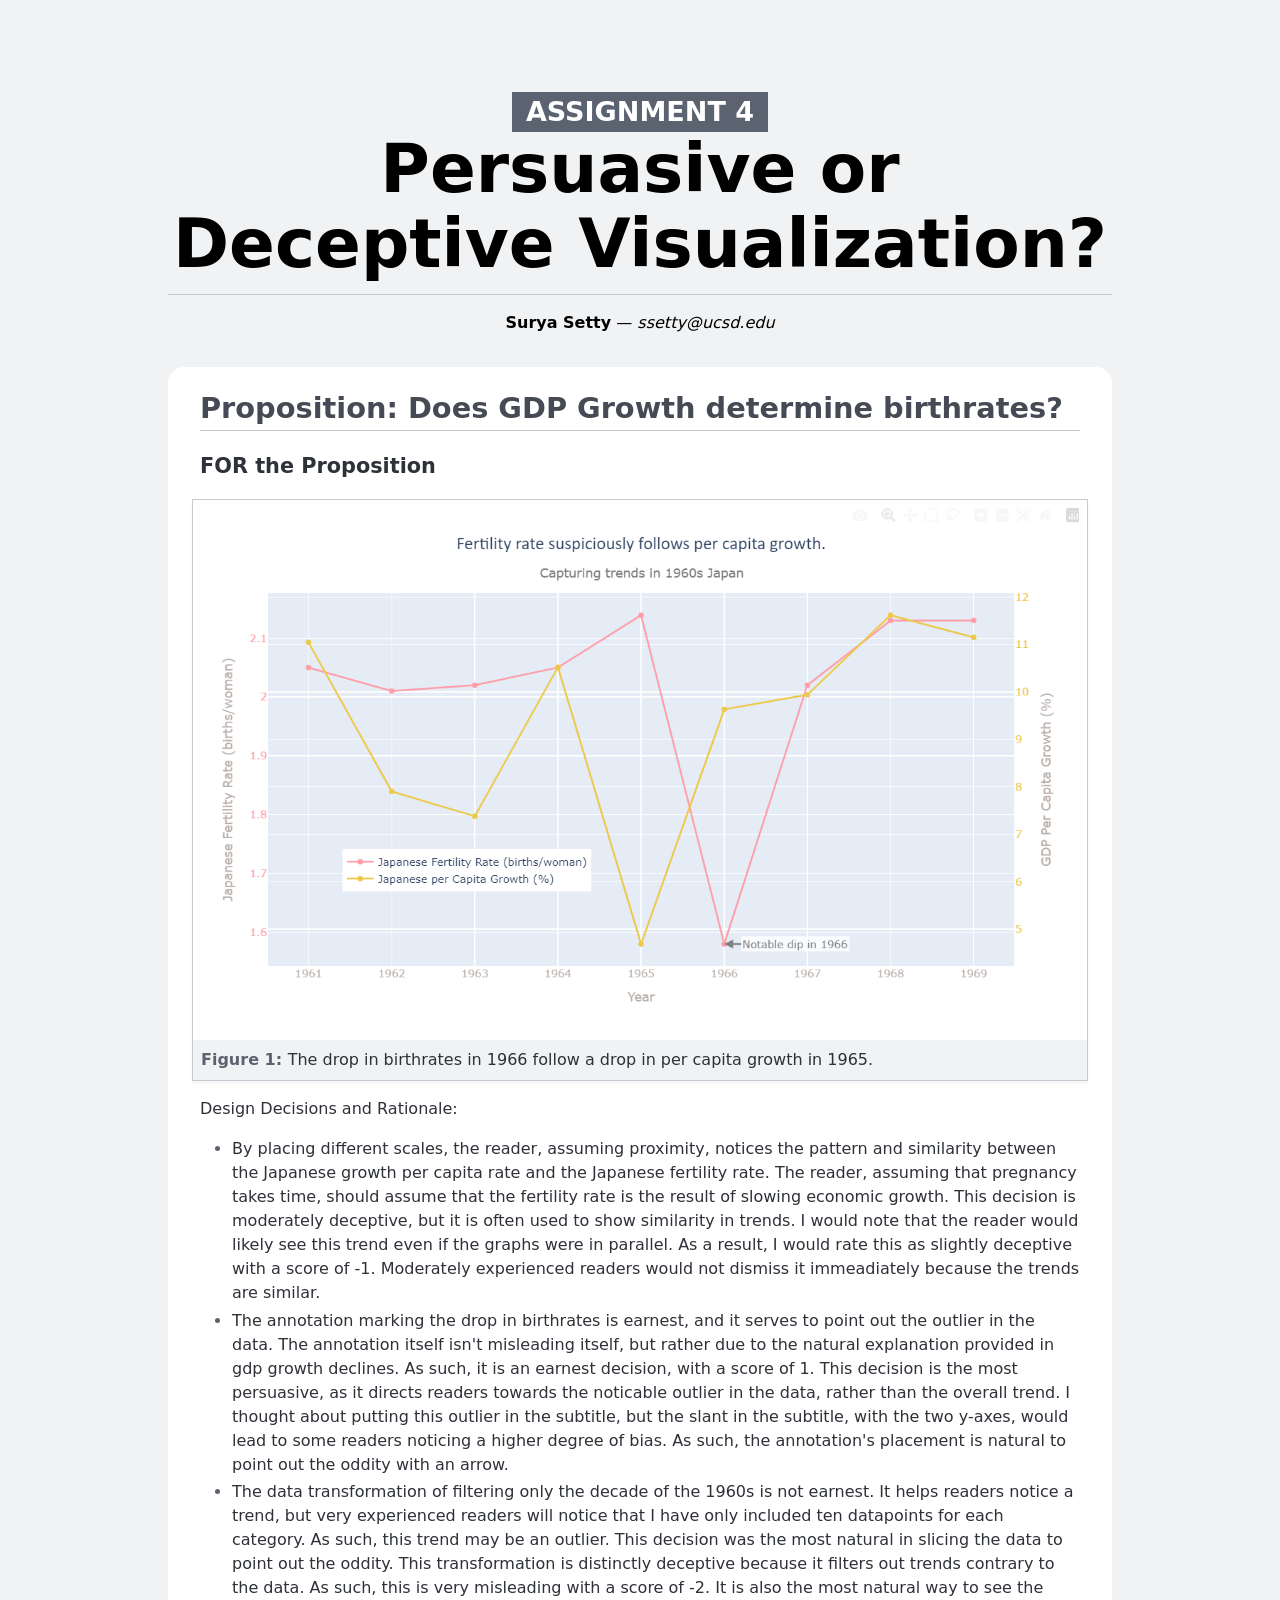
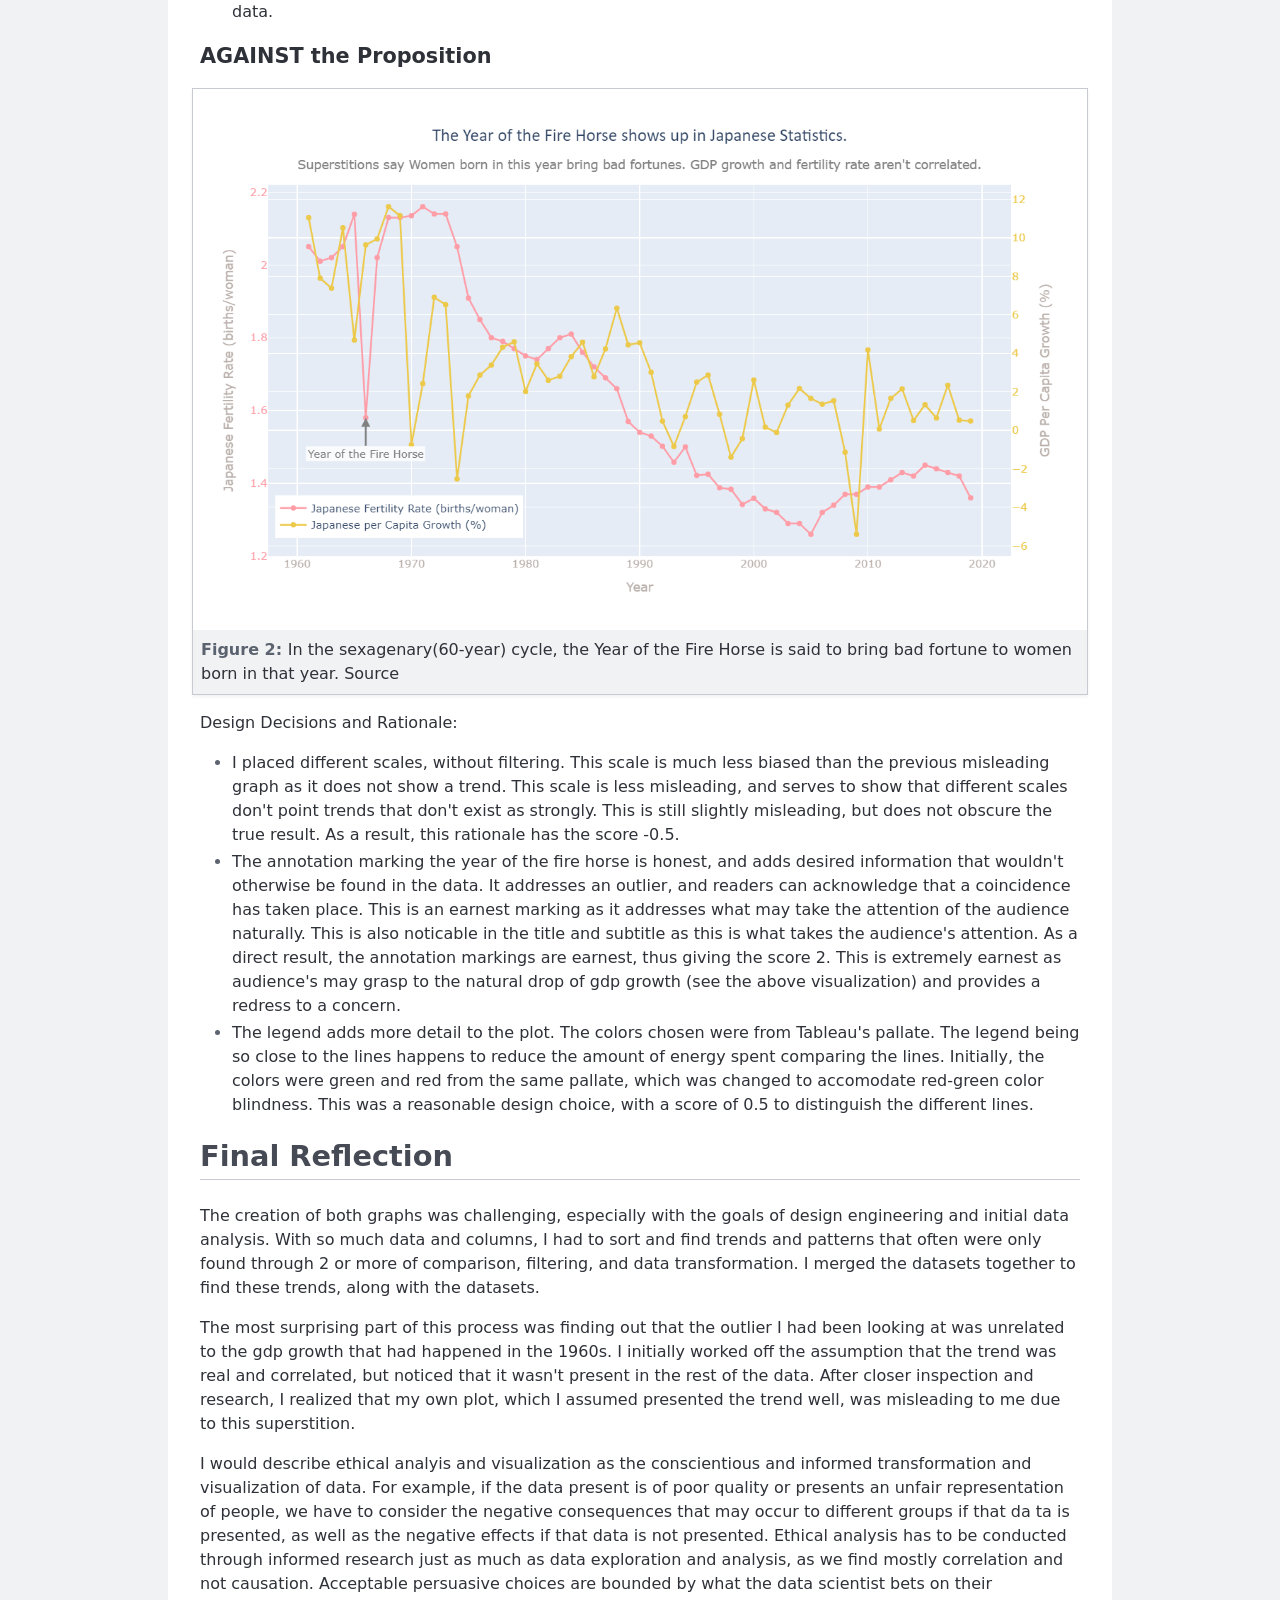
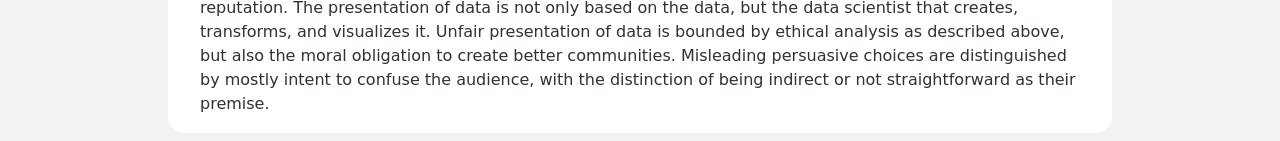
<file: index.html>
<!DOCTYPE html>
<html lang="en">
<head>
    <meta charset="UTF-8">
    <meta name="viewport" content="width=device-width, initial-scale=1.0">
    <title>Project 2 Report</title>
    <link rel="stylesheet" href="style.css">
</head>
<body>
    <header>
      <h1>
        <small>Assignment 4</small>
        Persuasive or Deceptive Visualization?
      </h1>

      <p><strong>Surya Setty</strong> — <em>ssetty@ucsd.edu</em></p>
    </header>

    <main>
      <h2>Proposition: Does GDP Growth determine birthrates? </h2>

      <section>
        <h3>FOR the Proposition</h3>

        <figure>
          <img src="misleadingplot.png" alt="A graph following GDP and birthrates in 1960s Japan
          on two separate scales. There is a suspicious drop in birthrates in 1966 after a 
          drop in per capita GDP growth in 1965. The scales put the graphs in close proximity."
          style = "width: 100%; height: auto; display: block; aspect-ratio: 1235 / 738; object-fit: contain;">
          <figcaption> The drop in birthrates in 1966 follow a drop in per capita growth in 1965.</figcaption>
        </figure>

        <p>Design Decisions and Rationale:</p>

        <ul>
          <li>By placing different scales, the reader, assuming proximity, notices the pattern
            and similarity between the Japanese growth per capita rate and the Japanese fertility rate.
            The reader, assuming that pregnancy takes time, should assume that the fertility rate
            is the result of slowing economic growth. This decision is moderately deceptive, but it 
            is often used to show similarity in trends. I would note that the reader would likely see
            this trend even if the graphs were in parallel. As a result, I would rate this as slightly
            deceptive with a score of -1. Moderately experienced readers would not dismiss it immeadiately
            because the trends are similar. 
          </li>
          <li>The annotation marking the drop in birthrates is earnest, and it serves to point out the 
            outlier in the data. The annotation itself isn't misleading itself, but rather due to the 
            natural explanation provided in gdp growth declines. As such, it is an earnest decision, with
            a score of 1. This decision is the most persuasive, as it directs readers towards the noticable
            outlier in the data, rather than the overall trend. I thought about putting this outlier in 
            the subtitle, but the slant in the subtitle, with the two y-axes, would lead to some readers
            noticing a higher degree of bias. As such, the annotation's placement is natural to point out
            the oddity with an arrow. 
          </li>
          <li>The data transformation of filtering only the decade of the 1960s is not earnest. It
            helps readers notice a trend, but very experienced readers will notice that I have only included
            ten datapoints for each category. As such, this trend may be an outlier. This decision
            was the most natural in slicing the data to point out the oddity. This transformation is distinctly
            deceptive because it filters out trends contrary to the data. As such, this is very misleading
            with a score of -2. It is also the most natural way to see the data.
          </li>
        </ul>
      </section>

      <section>
        <h3>AGAINST the Proposition</h3>

        <figure>
          <img src="unbiasedplot.png" alt="GDP growth(%) and birthrates are shown again, 
          now showing the full 60 year time frame 1960-2020. The graphs are uncorrelated. 
          The title reads the year of the Fire Horse, describing a superstition in 1966 where
          women born in that year were said to bring bad fortune." 
          style = "width: 100%; height: auto; display: block; aspect-ratio: 1235 / 738; object-fit: contain;">
          <figcaption> In the sexagenary(60-year) cycle, the Year of the Fire Horse is said to bring bad
            fortune to women born in that year.
            <alt src = https://ourworldindata.org/data-insights/japans-birth-rate-dropped-sharply-in-1966-influenced-by-cultural-beliefs> Source</alt></figcaption>
        </figure>

        <p>Design Decisions and Rationale:</p>

        <ul>
          <li>I placed different scales, without filtering. This scale is much less biased than the previous
            misleading graph as it does not show a trend. This scale is less misleading, and serves
            to show that different scales don't point trends that don't exist as strongly. This is 
            still slightly misleading, but does not obscure the true result. As a result, this
            rationale has the score -0.5.
          </li>
          <li>The annotation marking the year of the fire horse is honest, and adds desired information
            that wouldn't otherwise be found in the data. It addresses an outlier, and readers can
            acknowledge that a coincidence has taken place. This is an earnest marking as it addresses what
            may take the attention of the audience naturally. This is also noticable in the title and
            subtitle as this is what takes the audience's attention. As a direct result, the annotation
            markings are earnest, thus giving the score 2. This is extremely earnest as audience's may
            grasp to the natural drop of gdp growth (see the above visualization) and provides a 
            redress to a concern. 
          </li>
          <li>The legend adds more detail to the plot. The colors chosen were from Tableau's pallate.
            The legend being so close to the lines happens to reduce the amount of energy spent comparing the 
            lines. Initially, the colors were green and red from the same pallate, which was changed to 
            accomodate red-green color blindness. This was a reasonable design choice, with a score of 0.5 to
            distinguish the different lines. 
          </li>
        </ul>
      </section>

      <section>
        <h2>Final Reflection</h2>

        <p>
                The creation of both graphs was challenging, especially with the goals of design engineering and 
            initial data analysis. With so much data and columns, I had to sort and find trends and patterns
            that often were only found through 2 or more of comparison, filtering, and data transformation. I 
            merged the datasets together to find these trends, along with the datasets. 
        </p>
        <p>
                The most surprising part of this process was finding out that the outlier I had been looking at
            was unrelated to the gdp growth that had happened in the 1960s. I initially worked off the assumption
            that the trend was real and correlated, but noticed that it wasn't present in the rest of the data. 
            After closer inspection and research, I realized that my own plot, which I assumed presented the trend well,
            was misleading to me due to this superstition. 
        </p><p>
                I would describe ethical analyis and visualization as the 
            conscientious and informed transformation and visualization of data. For example, if the data present is 
            of poor quality or presents an unfair representation of people, we have to consider the negative consequences
            that may occur to different groups if that da   ta is presented, as well as the negative effects if that data is 
            not presented. Ethical analysis has to be conducted through informed research just as much as data exploration
            and analysis, as we find mostly correlation and not causation. Acceptable persuasive choices are bounded
            by what the data scientist bets on their reputation. The presentation of data is not only based on the data, 
            but the data scientist that creates, transforms, and visualizes it. Unfair presentation of data is bounded 
            by ethical analysis as described above, but also the moral obligation to create better communities. Misleading 
            persuasive choices are distinguished by mostly intent to confuse the audience, with the distinction of 
            being indirect or not straightforward as their premise. 
        </p>
      </section>
    </main>
  

</body>
</html>
</file>
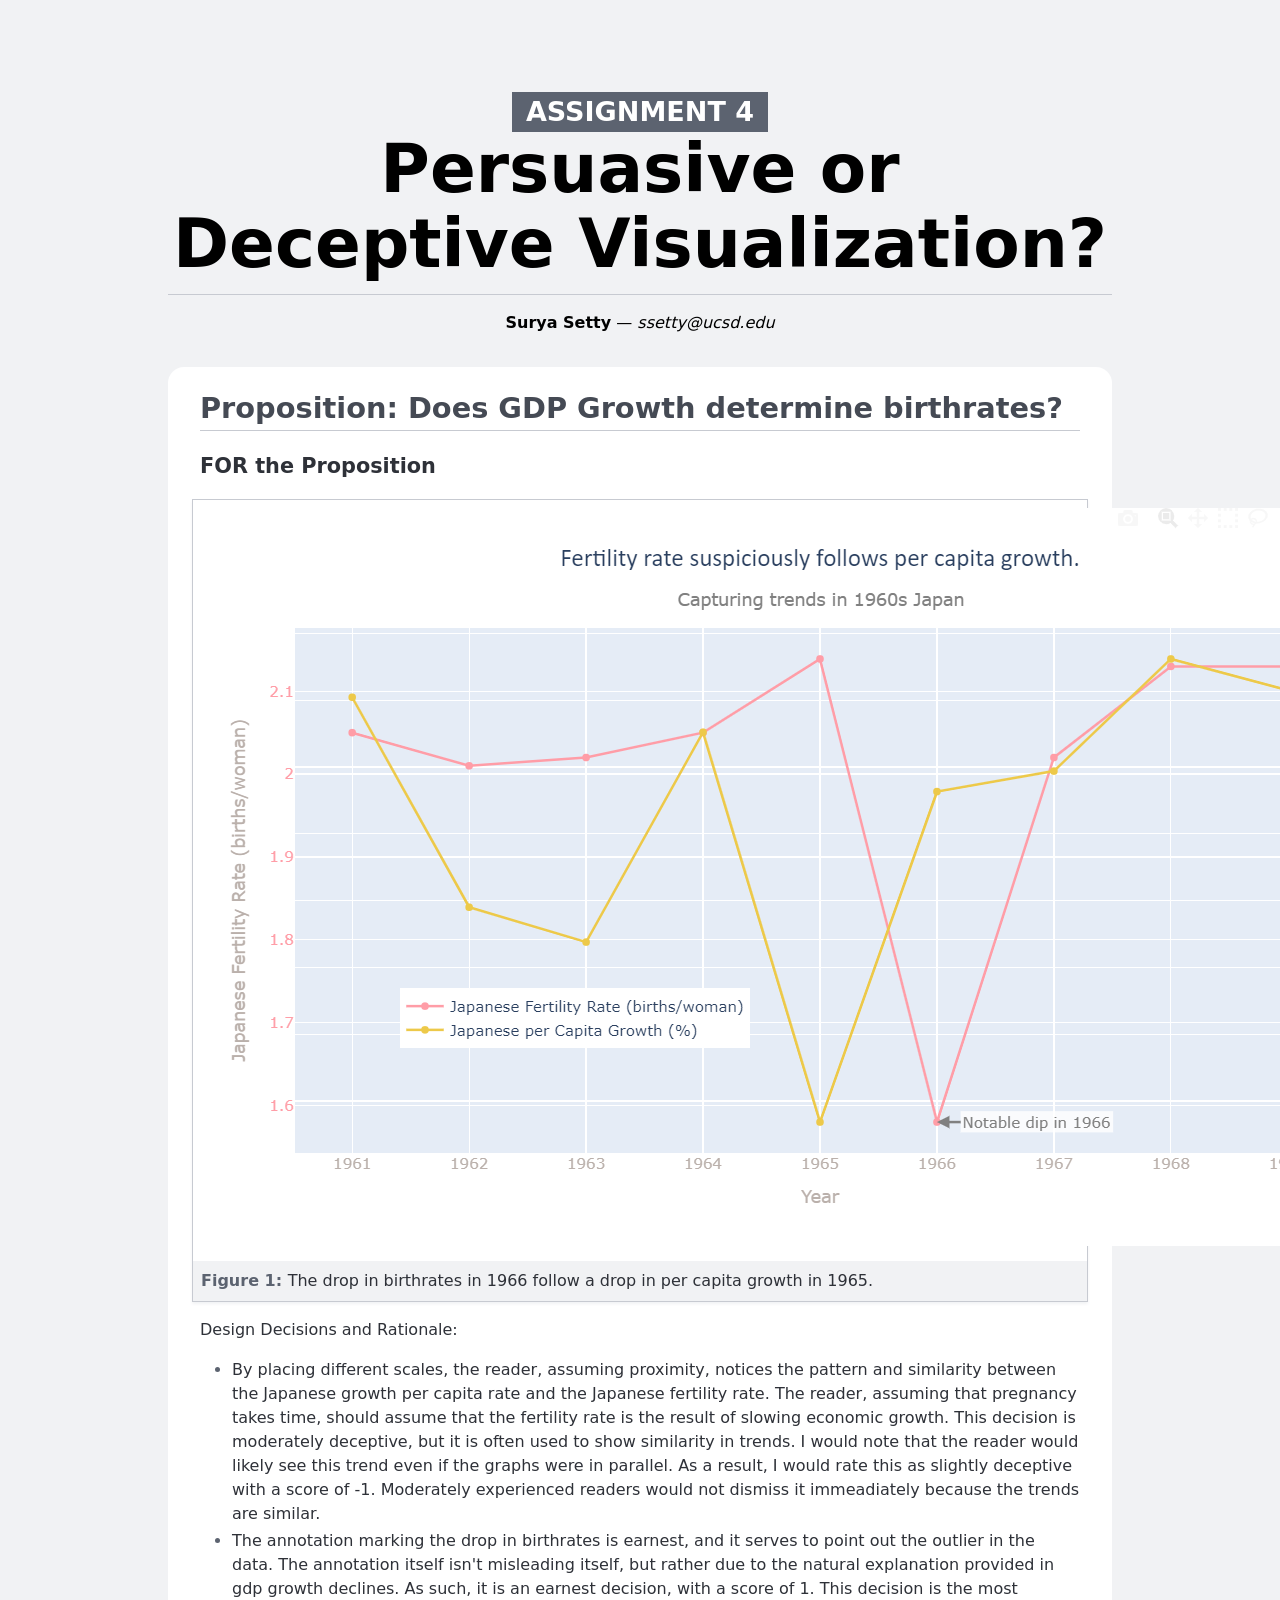
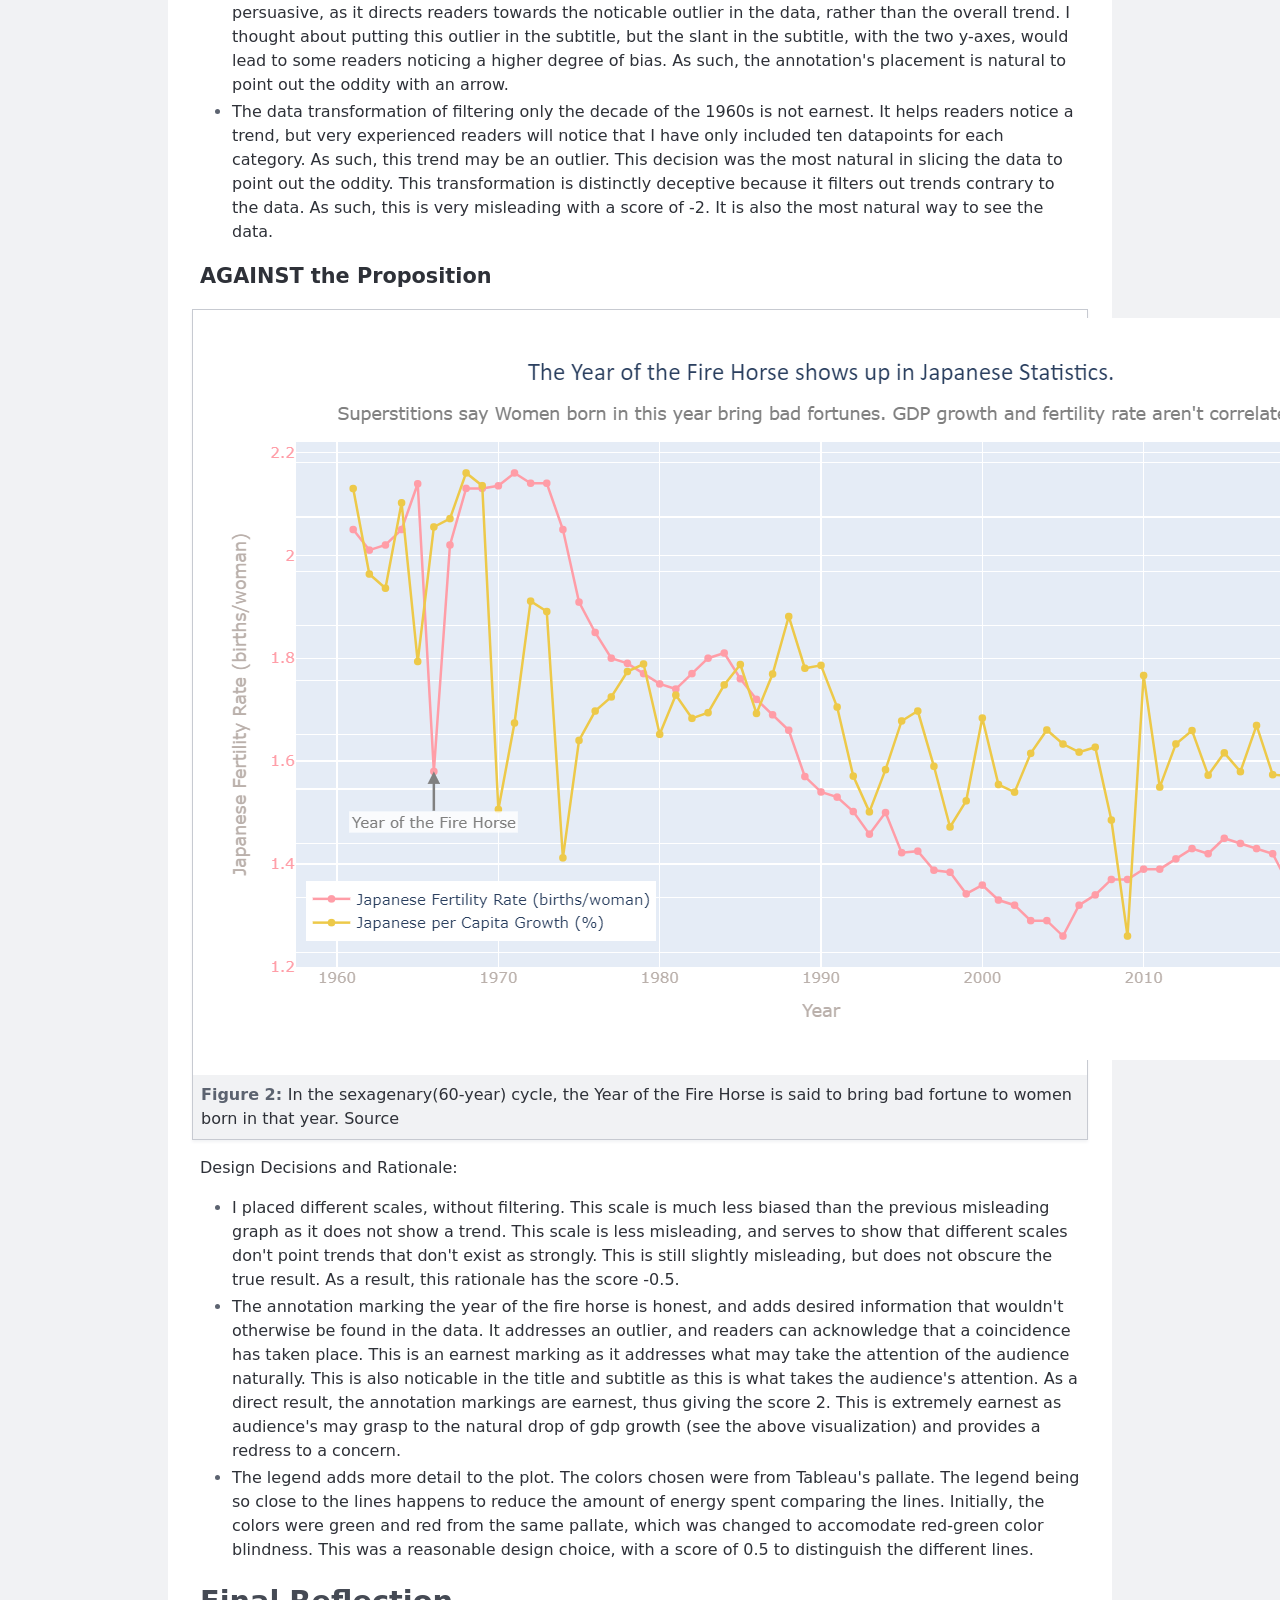
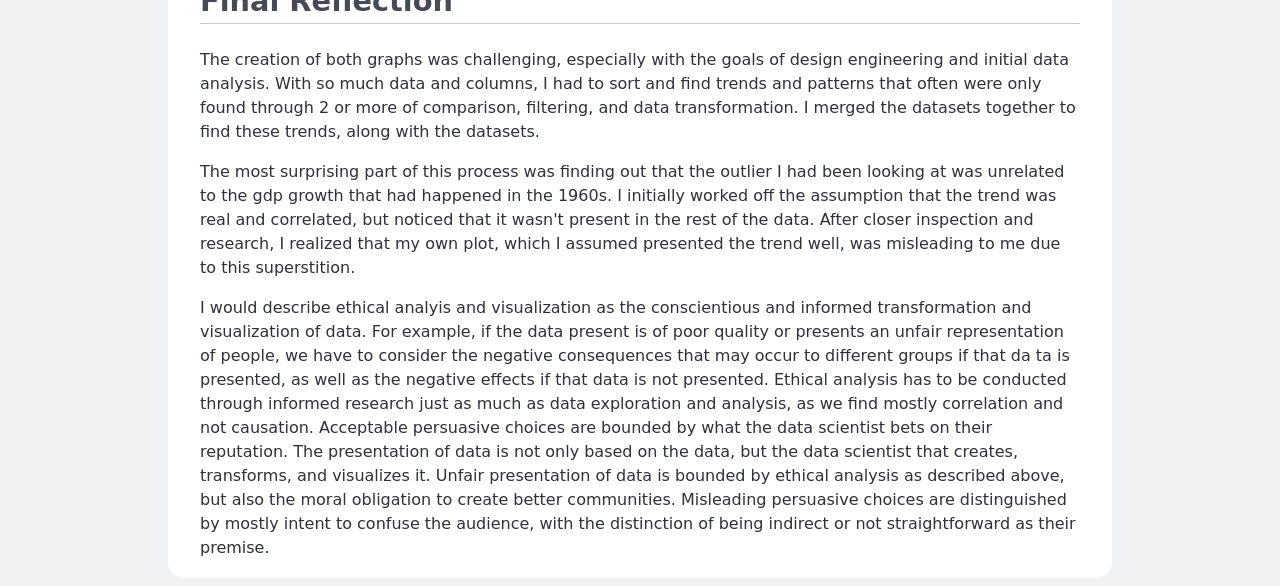
<file: project2/index.html>
<!DOCTYPE html>
<html lang="en">
<head>
    <meta charset="UTF-8">
    <meta name="viewport" content="width=device-width, initial-scale=1.0">
    <title>Project 2 Report</title>
    <link rel="stylesheet" href="style.css">
</head>
<body>
    <header>
      <h1>
        <small>Assignment 4</small>
        Persuasive or Deceptive Visualization?
      </h1>

      <p><strong>Surya Setty</strong> — <em>ssetty@ucsd.edu</em></p>
    </header>

    <main>
      <h2>Proposition: Does GDP Growth determine birthrates? </h2>

      <section>
        <h3>FOR the Proposition</h3>

        <figure>
          <img src="misleadingplot.png" alt="A graph following GDP and birthrates in 1960s Japan
          on two separate scales. There is a suspicious drop in birthrates in 1966 after a 
          drop in per capita GDP growth in 1965. The scales put the graphs in close proximity.">
          <figcaption> The drop in birthrates in 1966 follow a drop in per capita growth in 1965.</figcaption>
        </figure>

        <p>Design Decisions and Rationale:</p>

        <ul>
          <li>By placing different scales, the reader, assuming proximity, notices the pattern
            and similarity between the Japanese growth per capita rate and the Japanese fertility rate.
            The reader, assuming that pregnancy takes time, should assume that the fertility rate
            is the result of slowing economic growth. This decision is moderately deceptive, but it 
            is often used to show similarity in trends. I would note that the reader would likely see
            this trend even if the graphs were in parallel. As a result, I would rate this as slightly
            deceptive with a score of -1. Moderately experienced readers would not dismiss it immeadiately
            because the trends are similar. 
          </li>
          <li>The annotation marking the drop in birthrates is earnest, and it serves to point out the 
            outlier in the data. The annotation itself isn't misleading itself, but rather due to the 
            natural explanation provided in gdp growth declines. As such, it is an earnest decision, with
            a score of 1. This decision is the most persuasive, as it directs readers towards the noticable
            outlier in the data, rather than the overall trend. I thought about putting this outlier in 
            the subtitle, but the slant in the subtitle, with the two y-axes, would lead to some readers
            noticing a higher degree of bias. As such, the annotation's placement is natural to point out
            the oddity with an arrow. 
          </li>
          <li>The data transformation of filtering only the decade of the 1960s is not earnest. It
            helps readers notice a trend, but very experienced readers will notice that I have only included
            ten datapoints for each category. As such, this trend may be an outlier. This decision
            was the most natural in slicing the data to point out the oddity. This transformation is distinctly
            deceptive because it filters out trends contrary to the data. As such, this is very misleading
            with a score of -2. It is also the most natural way to see the data.
          </li>
        </ul>
      </section>

      <section>
        <h3>AGAINST the Proposition</h3>

        <figure>
          <img src="unbiasedplot.png" alt="GDP growth(%) and birthrates are shown again, 
          now showing the full 60 year time frame 1960-2020. The graphs are uncorrelated. 
          The title reads the year of the Fire Horse, describing a superstition in 1966 where
          women born in that year were said to bring bad fortune.">
          <figcaption> In the sexagenary(60-year) cycle, the Year of the Fire Horse is said to bring bad
            fortune to women born in that year.
            <alt src = https://ourworldindata.org/data-insights/japans-birth-rate-dropped-sharply-in-1966-influenced-by-cultural-beliefs> Source</alt></figcaption>
        </figure>

        <p>Design Decisions and Rationale:</p>

        <ul>
          <li>I placed different scales, without filtering. This scale is much less biased than the previous
            misleading graph as it does not show a trend. This scale is less misleading, and serves
            to show that different scales don't point trends that don't exist as strongly. This is 
            still slightly misleading, but does not obscure the true result. As a result, this
            rationale has the score -0.5.
          </li>
          <li>The annotation marking the year of the fire horse is honest, and adds desired information
            that wouldn't otherwise be found in the data. It addresses an outlier, and readers can
            acknowledge that a coincidence has taken place. This is an earnest marking as it addresses what
            may take the attention of the audience naturally. This is also noticable in the title and
            subtitle as this is what takes the audience's attention. As a direct result, the annotation
            markings are earnest, thus giving the score 2. This is extremely earnest as audience's may
            grasp to the natural drop of gdp growth (see the above visualization) and provides a 
            redress to a concern. 
          </li>
          <li>The legend adds more detail to the plot. The colors chosen were from Tableau's pallate.
            The legend being so close to the lines happens to reduce the amount of energy spent comparing the 
            lines. Initially, the colors were green and red from the same pallate, which was changed to 
            accomodate red-green color blindness. This was a reasonable design choice, with a score of 0.5 to
            distinguish the different lines. 
          </li>
        </ul>
      </section>

      <section>
        <h2>Final Reflection</h2>

        <p>
                The creation of both graphs was challenging, especially with the goals of design engineering and 
            initial data analysis. With so much data and columns, I had to sort and find trends and patterns
            that often were only found through 2 or more of comparison, filtering, and data transformation. I 
            merged the datasets together to find these trends, along with the datasets. 
        </p>
        <p>
                The most surprising part of this process was finding out that the outlier I had been looking at
            was unrelated to the gdp growth that had happened in the 1960s. I initially worked off the assumption
            that the trend was real and correlated, but noticed that it wasn't present in the rest of the data. 
            After closer inspection and research, I realized that my own plot, which I assumed presented the trend well,
            was misleading to me due to this superstition. 
        </p><p>
                I would describe ethical analyis and visualization as the 
            conscientious and informed transformation and visualization of data. For example, if the data present is 
            of poor quality or presents an unfair representation of people, we have to consider the negative consequences
            that may occur to different groups if that da   ta is presented, as well as the negative effects if that data is 
            not presented. Ethical analysis has to be conducted through informed research just as much as data exploration
            and analysis, as we find mostly correlation and not causation. Acceptable persuasive choices are bounded
            by what the data scientist bets on their reputation. The presentation of data is not only based on the data, 
            but the data scientist that creates, transforms, and visualizes it. Unfair presentation of data is bounded 
            by ethical analysis as described above, but also the moral obligation to create better communities. Misleading 
            persuasive choices are distinguished by mostly intent to confuse the audience, with the distinction of 
            being indirect or not straightforward as their premise. 
        </p>
      </section>
    </main>
  

</body>
</html>
</file>
<file: style.css>
:root {
    --color-neutral-95: hsl(220 10% 95%);
    --color-neutral-90: hsl(220 10% 90%);
    --color-neutral-80: hsl(220 10% 80%);
    --color-neutral-70: hsl(220 10% 70%);
    --color-neutral-60: hsl(220 10% 60%);
    --color-neutral-50: hsl(220 10% 50%);
    --color-neutral-40: hsl(220 10% 40%);
    --color-neutral-30: hsl(220 10% 30%);
    --color-neutral-20: hsl(220 10% 20%);
    --color-neutral-10: hsl(220 10% 10%);
  }

  html {
    font: 100%/1.5 system-ui;
    counter-reset: figure;
    background: var(--color-neutral-95);
    max-width: min(75vw, 80em);
    margin: 0 auto;
  }

  /* Headings */

  h1,
  h2,
  h3,
  h4,
  h5,
  h6 {
    line-height: 1.1;
    font-weight: 600;
    text-wrap: balance;
  }

  h1,
  h2 {
    border-bottom: 1px solid var(--color-neutral-80);
    padding-bottom: 0.2em;
  }

  h1 {
    margin-block: 1em 0.5rem;
    font-size: clamp(2.5em, 150% + 2vh + 2vw, 10vmin);
    font-weight: 800;

    small {
      display: block;
      width: fit-content;
      padding: 0.2em 0.5em;
      margin-inline: auto;
      color: white;
      background: var(--color-neutral-40);
      font-size: 40%;
      text-transform: uppercase;
      white-space: nowrap;
    }
  }

  h2 {
    font-size: 180%;
    color: var(--color-neutral-30);
  }

  h3 {
    font-size: 130%;
  }

  /* Lists */

  ul,
  ol {
    padding-inline-start: 2em;
  }

  li {
    &::marker {
      color: var(--color-neutral-40);
    }

    + li {
      margin-top: 0.2em;
    }
  }

  /* Sectioning elements */

  header {
    padding-block: 1em;
    text-align: center;
  }

  main {
    background: white;
    color: var(--color-neutral-20);
    border-radius: 1rem;
    padding: 0.1rem 2rem;
  }

  /* Figures */

  figure {
    margin: 1em 0;
    padding: 0.5rem;
    margin-inline: -0.5em;
    border: 1px solid var(--color-neutral-80);
    box-shadow: 0 0.1em 0.2em var(--color-neutral-95);
    text-align: center;
    background: white;

    > figcaption {
      font: 500 75% var(--font-sans);
      background: var(--color-neutral-95);
      padding: 0.5rem;
      margin: -0.5rem;
      margin-top: 0.5rem;
      counter-increment: figure;
      text-align: left;

      &::before {
        content: 'Figure ' counter(figure) ': ';
        font-weight: bold;
        color: var(--color-neutral-40);
      }

      a:not(:hover, :focus, :active) {
        color: inherit;
        text-decoration: underline;
        text-decoration-color: color-mix(
          in lab,
          currentColor,
          transparent 70%
        );
      }
    }
  }
</file>
<file: project2/style.css>
:root {
    --color-neutral-95: hsl(220 10% 95%);
    --color-neutral-90: hsl(220 10% 90%);
    --color-neutral-80: hsl(220 10% 80%);
    --color-neutral-70: hsl(220 10% 70%);
    --color-neutral-60: hsl(220 10% 60%);
    --color-neutral-50: hsl(220 10% 50%);
    --color-neutral-40: hsl(220 10% 40%);
    --color-neutral-30: hsl(220 10% 30%);
    --color-neutral-20: hsl(220 10% 20%);
    --color-neutral-10: hsl(220 10% 10%);
  }

  html {
    font: 100%/1.5 system-ui;
    counter-reset: figure;
    background: var(--color-neutral-95);
    max-width: min(75vw, 80em);
    margin: 0 auto;
  }

  /* Headings */

  h1,
  h2,
  h3,
  h4,
  h5,
  h6 {
    line-height: 1.1;
    font-weight: 600;
    text-wrap: balance;
  }

  h1,
  h2 {
    border-bottom: 1px solid var(--color-neutral-80);
    padding-bottom: 0.2em;
  }

  h1 {
    margin-block: 1em 0.5rem;
    font-size: clamp(2.5em, 150% + 2vh + 2vw, 10vmin);
    font-weight: 800;

    small {
      display: block;
      width: fit-content;
      padding: 0.2em 0.5em;
      margin-inline: auto;
      color: white;
      background: var(--color-neutral-40);
      font-size: 40%;
      text-transform: uppercase;
      white-space: nowrap;
    }
  }

  h2 {
    font-size: 180%;
    color: var(--color-neutral-30);
  }

  h3 {
    font-size: 130%;
  }

  /* Lists */

  ul,
  ol {
    padding-inline-start: 2em;
  }

  li {
    &::marker {
      color: var(--color-neutral-40);
    }

    + li {
      margin-top: 0.2em;
    }
  }

  /* Sectioning elements */

  header {
    padding-block: 1em;
    text-align: center;
  }

  main {
    background: white;
    color: var(--color-neutral-20);
    border-radius: 1rem;
    padding: 0.1rem 2rem;
  }

  /* Figures */

  figure {
    margin: 1em 0;
    padding: 0.5rem;
    margin-inline: -0.5em;
    border: 1px solid var(--color-neutral-80);
    box-shadow: 0 0.1em 0.2em var(--color-neutral-95);
    text-align: center;
    background: white;

    > figcaption {
      font: 500 75% var(--font-sans);
      background: var(--color-neutral-95);
      padding: 0.5rem;
      margin: -0.5rem;
      margin-top: 0.5rem;
      counter-increment: figure;
      text-align: left;

      &::before {
        content: 'Figure ' counter(figure) ': ';
        font-weight: bold;
        color: var(--color-neutral-40);
      }

      a:not(:hover, :focus, :active) {
        color: inherit;
        text-decoration: underline;
        text-decoration-color: color-mix(
          in lab,
          currentColor,
          transparent 70%
        );
      }
    }
  }
</file>
